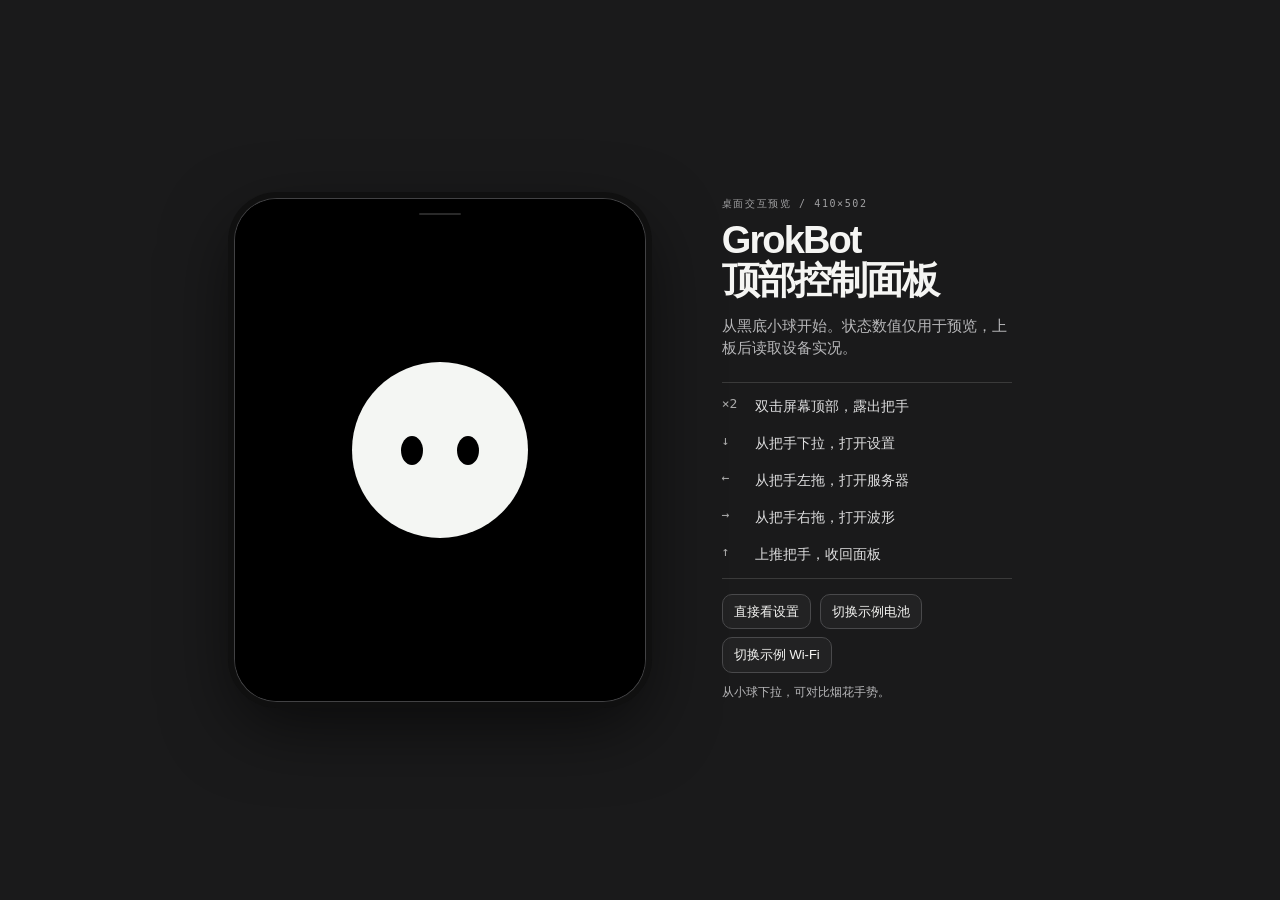
<file: docs/pet/preview/top-controls.html>
<!doctype html>
<html lang="zh-CN">
<meta charset="utf-8">
<meta name="viewport" content="width=device-width,initial-scale=1">
<title>GrokBot · 顶部控制面板</title>
<style>
:root{color-scheme:dark;--white:#f5f5f3;--gray:#a1a1a3;--line:#2c2c2d;--shell:#111112;--tile:#181819;--mono:"Cascadia Code",Consolas,monospace;font:15px/1.5 "Segoe UI","Microsoft YaHei",sans-serif}
*{box-sizing:border-box}[hidden]{display:none!important}body{margin:0;background:#1a1a1b;color:var(--white);min-height:100vh;display:grid;place-items:center;padding:30px 18px}
button{font:inherit;color:inherit;cursor:pointer}button:focus-visible,input:focus-visible{outline:2px solid #eee;outline-offset:3px}button:active{opacity:.72}button:disabled{cursor:default}
.demo{display:grid;grid-template-columns:minmax(280px,410px) minmax(240px,290px);align-items:center;gap:clamp(30px,6vw,88px);max-width:810px;width:100%}
.device{width:100%;aspect-ratio:410/502;background:#000;border-radius:42px;box-shadow:0 0 0 1px #424244,0 0 0 7px #101010,0 24px 70px #0009;position:relative;overflow:hidden;isolation:isolate}
.stage{width:410px;height:502px;position:absolute;transform-origin:top left;background:#000;overflow:hidden;user-select:none;touch-action:none}
.home-face{position:absolute;left:117px;top:163px;width:176px;height:176px;background:#f4f6f3;border-radius:50%;display:flex;align-items:center;justify-content:center;gap:34px;touch-action:none;transform:translateY(var(--pull,0px)) scale(var(--sx,1),var(--sy,1));transition:transform 160ms ease-out}
.home-face.dragging{transition:none}.eye{width:22px;height:29px;border-radius:50%;background:#000;transform:scaleY(var(--blink,1))}
.top-zone{position:absolute;z-index:4;inset:0 0 auto;height:70px;background:none;border:0;touch-action:none}
.top-zone span{position:absolute;top:14px;left:184px;width:42px;height:2px;border-radius:3px;background:#292929}
.drawer{position:absolute;inset:12px 10px auto;z-index:6;height:478px;border:1px solid #2d2d2e;border-radius:31px;background:var(--shell);will-change:transform;overflow:hidden}
.drawer[hidden]{display:none}.grip{position:absolute;bottom:0;left:0;z-index:1;height:42px;width:100%;display:grid;place-items:center;border:0;background:none;touch-action:none}
.grip span{width:40px;height:4px;background:#9c9c9e;border-radius:8px}.grip:hover span{background:#e4e4e4}
.drawer:not(.expanded) .grip{height:48px}.drawer:not(.expanded){border-color:#333}
.drawer-inner{padding:8px 17px 0}.screen-head{display:flex;align-items:end;justify-content:space-between;height:54px;margin-bottom:14px}
.eyebrow{font:10px var(--mono);letter-spacing:.16em;color:var(--gray);display:block}
h1,h2,p{margin:0}h1{font-size:38px;letter-spacing:-.05em;line-height:1.04}h2{font-size:27px;line-height:1.2;font-weight:650}
.badge{font:10px var(--mono);letter-spacing:.05em;border:1px solid #414143;border-radius:20px;padding:5px 9px;color:#c7c7c9;white-space:nowrap}
.page{height:291px}.page[hidden]{display:none}
.status{display:grid;grid-template-columns:1fr 1fr;gap:9px;margin-bottom:10px}
.tile{border:1px solid var(--line);background:var(--tile);border-radius:16px;padding:12px 13px;min-width:0}
.tile-head,.field-head{display:flex;align-items:center;justify-content:space-between;gap:7px;font-size:13px;color:#bdbdc0}
.icon{width:21px;height:21px;flex:none;stroke:currentColor;fill:none;stroke-width:1.55;stroke-linecap:round;stroke-linejoin:round}
.reading{display:block;font:600 27px/1.2 var(--mono);letter-spacing:-.075em;margin:5px 0 1px}
.sub{font-size:12px;color:#afafb2;overflow:hidden;text-overflow:ellipsis;white-space:nowrap;display:block}
.controls{padding:6px 13px}.field{display:block;padding:8px 0 6px}.field+.field{border-top:1px solid var(--line)}
.field output{font:13px var(--mono);color:#f3f3f3}input[type=range]{appearance:none;display:block;margin:8px 0 2px;width:100%;height:17px;background:none;cursor:pointer;touch-action:pan-y}
input[type=range]::-webkit-slider-runnable-track{height:3px;border-radius:9px;background:linear-gradient(to right,#f2f2f2 var(--fill),#3a3a3b var(--fill))}
input[type=range]::-webkit-slider-thumb{appearance:none;width:16px;height:16px;background:#f2f2f2;border-radius:100%;margin-top:-6.5px}
input[type=range]::-moz-range-track{height:3px;background:#3a3a3b}input[type=range]::-moz-range-progress{height:3px;background:#eee}
input[type=range]::-moz-range-thumb{width:16px;height:16px;background:#eee;border:0;border-radius:50%}
.network-action{width:100%;margin-top:10px;border-radius:12px;border:1px solid var(--line);background:#151515;padding:8px 11px;display:flex;align-items:center;justify-content:space-between;font-size:13px}
.tabs{display:grid;grid-template-columns:1fr 1.1fr 1fr;gap:5px;padding:5px;margin-top:14px;border:1px solid var(--line);border-radius:14px;background:#171717}
.tabs button{height:31px;border:0;border-radius:9px;background:none;color:#aaa;font-size:12px}.tabs button[aria-selected=true]{color:#121212;background:#f0f0ee;font-weight:700}
.chart{display:block;width:100%;height:auto;margin:8px 0 4px}.chart text{fill:#a0a0a2;font:10px var(--mono)}.chart path{stroke:#eee;stroke-width:2;fill:none}.chart line{stroke:#383838;stroke-dasharray:3 4}
.stats{margin-top:10px}.stats div{display:flex;justify-content:space-between;padding:8px 0;font-size:13px;color:#aaa}.stats div+div{border-top:1px solid var(--line)}.stats b{font:13px var(--mono);color:#f0f0f0}
.side{padding:12px 0}.side p{color:#b7b7b9;margin:14px 0 20px}.side .eyebrow{margin-bottom:10px}.guide{margin:22px 0 15px;border-block:1px solid #3a3a3a;padding:5px 0;list-style:none}
.guide li{display:grid;grid-template-columns:24px 1fr;gap:9px;padding:8px 0;font-size:14px;color:#dededf}.guide b{font:13px var(--mono);color:#aaa}
.test{border:1px solid #49494b;background:#222223;border-radius:10px;padding:7px 11px;font-size:13px;margin:0 5px 8px 0}
#notice{min-height:1.5em;margin:2px 0;font-size:12px}#burst{position:absolute;inset:0;pointer-events:none}
.modal{position:absolute;inset:0;z-index:10;background:#000a;display:grid;place-items:center}.modal[hidden]{display:none}
.dialog{width:306px;padding:19px;background:#181818;border:1px solid #4b4b4b;border-radius:22px}.dialog h2{font-size:20px}.dialog p{color:#bbb;font-size:14px;margin:10px 0 16px}.dialog button{padding:7px 10px;border-radius:8px;border:1px solid #555;background:#222;margin-right:7px}.dialog button:last-child{background:#eee;color:#141414}
@media(max-width:680px){body{padding:24px 22px}.demo{grid-template-columns:minmax(0,410px);justify-content:center;gap:22px}.side h1{font-size:29px}.side{padding:0}}
@media(prefers-reduced-motion:reduce){.home-face{transition:none}}
</style>
<main class="demo">
<div class="device" id="device" aria-label="GrokBot 410×502 屏幕预览">
  <div class="stage" id="stage">
    <div id="face" class="home-face" aria-hidden="true"><i class="eye"></i><i class="eye"></i></div>
    <canvas id="burst" width="410" height="502" hidden></canvas>
    <button class="top-zone" id="top" aria-label="双击顶部显示把手"><span></span></button>
    <section class="drawer" id="drawer" aria-label="顶部面板" hidden>
      <button class="grip" id="grip" aria-label="下拉设置，左拖服务器，右拖波形，上推收起"><span></span></button>
      <div class="drawer-inner" id="inside" inert>
        <header class="screen-head">
          <div><span class="eyebrow">GROKBOT / CONTROL</span><h2 id="screenTitle">设置</h2></div>
          <span class="badge">示例数据</span>
        </header>
        <div class="page" data-page="settings">
          <div class="status">
            <div class="tile">
              <div class="tile-head">电池<svg class="icon" viewBox="0 0 24 24" aria-hidden="true"><rect x="3" y="7" width="16" height="10" rx="2"/><path d="M22 10v4M7 10v4m3-4v4m3-4v4"/></svg></div>
              <strong id="batteryValue" class="reading">76%</strong><span id="batteryHint" class="sub">充电中</span>
            </div>
            <div class="tile">
              <div class="tile-head">Wi‑Fi<svg class="icon" viewBox="0 0 24 24" aria-hidden="true"><path d="M3 8a14 14 0 0 1 18 0M6 12a9 9 0 0 1 12 0m-9 4a4 4 0 0 1 6 0m-3 4h.01"/></svg></div>
              <strong id="wifiValue" class="reading">−53<span style="font-size:12px"> dBm</span></strong><span id="wifiHint" class="sub">已连接 · Grok Lab</span>
            </div>
          </div>
          <div class="tile controls">
            <label class="field"><span class="field-head">音量<output id="volumeValue">46%</output></span><input id="volume" aria-label="音量" type="range" min="0" max="100" value="46"></label>
            <label class="field"><span class="field-head">亮度<output id="brightnessValue">72%</output></span><input id="brightness" aria-label="亮度" type="range" min="5" max="100" value="72"></label>
          </div>
          <button class="network-action" id="pair">重新配网 <span aria-hidden="true">↗</span></button>
        </div>
        <div class="page" data-page="server" hidden>
          <div class="tile"><span class="eyebrow">连接状态</span><strong class="reading">在线</strong><span class="sub">grok-lab.local</span></div>
          <div class="tile stats"><div>响应耗时<b>24 ms</b></div><div>最近检查<b>刚刚</b></div></div>
        </div>
        <div class="page" data-page="waves" hidden>
          <div class="tile">
            <div class="tile-head">麦克风波形<span class="badge">示例</span></div>
            <svg class="chart" viewBox="0 0 310 86" aria-label="示例声音波形">
              <line x1="0" x2="310" y1="44" y2="44"/>
              <path d="M0 44l11-3 8 8 8-16 9 21 9-8 8-25 8 45 8-27 8 11 8-7 8 1 8 8 9-24 8 42 8-23 8-31 8 52 8-27 8 13 8-10 8 5 8-17 8 30 8-17 9 4 8-8 8 20 8-24 8 13 8-3 8 7 8-9 8 7 9-3 20 1"/>
              <text x="0" y="83">0 ms</text><text x="264" y="83">120 ms</text>
            </svg>
          </div>
          <div class="tile stats"><div>当前 Wi‑Fi 信号<b id="waveRssi">−53 dBm</b></div><div>采样来源<b>板载麦克风 / Wi‑Fi</b></div></div>
        </div>
        <nav class="tabs" aria-label="页面"><button data-tab="server">服务器</button><button data-tab="settings" aria-selected="true">设置</button><button data-tab="waves">波形</button></nav>
      </div>
    </section>
    <div id="modal" class="modal" hidden>
      <section class="dialog" role="alertdialog" aria-label="确认重新配网"><h2>重新配网？</h2><p>设备会断开当前 Wi‑Fi，并开启手机配网热点。</p><button id="cancel">取消</button><button id="confirm">进入配网</button></section>
    </div>
  </div>
</div>
<aside class="side">
  <span class="eyebrow">桌面交互预览 / 410×502</span>
  <h1>GrokBot<br>顶部控制面板</h1>
  <p>从黑底小球开始。状态数值仅用于预览，上板后读取设备实况。</p>
  <ul class="guide">
    <li><b>×2</b>双击屏幕顶部，露出把手</li>
    <li><b>↓</b>从把手下拉，打开设置</li>
    <li><b>←</b>从把手左拖，打开服务器</li>
    <li><b>→</b>从把手右拖，打开波形</li>
    <li><b>↑</b>上推把手，收回面板</li>
  </ul>
  <button class="test" id="jump">直接看设置</button>
  <button class="test" id="demoBattery">切换示例电池</button>
  <button class="test" id="demoWifi">切换示例 Wi‑Fi</button>
  <p id="notice" aria-live="polite">从小球下拉，可对比烟花手势。</p>
</aside>
</main>
<script>
const $=id=>document.getElementById(id), stage=$('stage'), device=$('device'), drawer=$('drawer');
const inside=$('inside'), topZone=$('top'), grip=$('grip'), face=$('face'), modal=$('modal');
const motion=matchMedia('(prefers-reduced-motion: reduce)');
const pages={settings:'设置',server:'服务器',waves:'波形'};
const clamp=(v,min,max)=>Math.min(max,Math.max(min,v));
let scale=1;
new ResizeObserver(([entry])=>{scale=entry.contentRect.width/410;stage.style.transform='scale('+scale+')';}).observe(device);
const closed=-430;
let y=closed,target=closed,speed=0,raf=0,last=0,shown=false,expanded=false;
function paint(){drawer.style.transform='translateY('+y+'px)';}
function spring(now){
  const dt=last?Math.min((now-last)/1000,.024):.016;
  last=now;
  speed+=((target-y)*445-speed*42)*dt;y+=speed*dt;
  if(Math.abs(target-y)<.3&&Math.abs(speed)<6){y=target;speed=0;last=0;raf=0;paint();return;}
  paint();raf=requestAnimationFrame(spring);
}
function settle(to,velocity=0){
  cancelAnimationFrame(raf);raf=0;target=to;
  if(motion.matches){y=to;paint();return;}
  last=0;speed=clamp(velocity,-1550,1550);raf=requestAnimationFrame(spring);
}
function select(page){
  $('screenTitle').textContent=pages[page];
  for(const panel of document.querySelectorAll('[data-page]'))panel.hidden=panel.dataset.page!==page;
  for(const tab of document.querySelectorAll('[data-tab]'))tab.setAttribute('aria-selected',String(tab.dataset.tab===page));
}
function reveal(){
  if(shown)return;
  shown=true;drawer.hidden=false;topZone.hidden=true;paint();
  $('notice').textContent='把手已露出。下拉打开设置。';
}
function setExpanded(open,page,velocity=0){
  reveal();expanded=open;drawer.classList.toggle('expanded',open);
  inside.inert=!open;
  if(page)select(page);
  $('notice').textContent=open?'上推底部把手可收起，左右拖动可切页。':'把手已露出。下拉打开设置。';
  settle(open?0:closed,velocity);
}
let previousTap=null, topPress=null;
topZone.onpointerdown=e=>{if(!e.isPrimary)return;topZone.setPointerCapture(e.pointerId);topPress={x:e.clientX,y:e.clientY,t:performance.now()};};
topZone.onpointerup=e=>{
  if(!topPress)return;
  const p=topPress;topPress=null;
  const now=performance.now();
  if(now-p.t>240||Math.hypot(p.x-e.clientX,p.y-e.clientY)>10*scale){previousTap=null;return;}
  if(previousTap&&now-previousTap.t<=330&&Math.abs(p.x-previousTap.x)<36*scale){previousTap=null;reveal();}
  else previousTap={x:p.x,t:now};
};
topZone.onpointercancel=()=>{topPress=null;previousTap=null;};
topZone.onclick=e=>{if(e.detail===0)reveal();};
let drag=null, skipClick=false;
grip.onpointerdown=e=>{
  if(!e.isPrimary)return;
  grip.setPointerCapture(e.pointerId);cancelAnimationFrame(raf);raf=0;
  drag={x:e.clientX,y:e.clientY,from:y,axis:null,moved:false,lastY:e.clientY,lastT:performance.now(),v:0};
  skipClick=false;
};
grip.onpointermove=e=>{
  if(!drag)return;
  const dx=(e.clientX-drag.x)/scale,dy=(e.clientY-drag.y)/scale;
  if(!drag.axis&&Math.max(Math.abs(dx),Math.abs(dy))>=8){
    if(Math.abs(dx)>Math.abs(dy)*1.25)drag.axis='x';
    else if(Math.abs(dy)>Math.abs(dx)*1.25)drag.axis='y';
    drag.moved=true;
  }
  if(drag.axis==='y'){
    const now=performance.now(), delta=Math.max(1,now-drag.lastT);
    drag.v=((e.clientY-drag.lastY)/scale)/delta*1000;
    drag.lastT=now;drag.lastY=e.clientY;
    const p=drag.from+dy;
    y=motion.matches?drag.from:p<closed?closed+(p-closed)*.18:p>0?p*.18:p;
    paint();
  }
};
grip.onpointerup=e=>{
  if(!drag)return;
  const d=drag;drag=null;skipClick=d.moved;
  const dx=(e.clientX-d.x)/scale,dy=(e.clientY-d.y)/scale;
  if(!d.moved){settle(expanded?0:closed);return;}
  if(d.axis==='x'&&Math.abs(dx)>=44){setExpanded(true,dx<0?'server':'waves');return;}
  const v=performance.now()-d.lastT<90?d.v:0;
  if(d.axis==='y'&&dy>=46&&!expanded)setExpanded(true,'settings',v);
  else if(d.axis==='y'&&dy<=-46&&expanded)setExpanded(false,null,v);
  else settle(expanded?0:closed);
};
grip.onpointercancel=()=>{drag=null;skipClick=true;settle(expanded?0:closed);};
grip.onclick=()=>{if(!skipClick)setExpanded(!expanded,expanded?null:'settings');skipClick=false;};
for(const tab of document.querySelectorAll('[data-tab]'))tab.onclick=()=>select(tab.dataset.tab);
$('jump').onclick=()=>setExpanded(true,'settings');
document.addEventListener('keydown',e=>{
  if(e.key==='Escape'){
    if(!modal.hidden){modal.hidden=true;$('pair').focus();}
    else if(expanded)setExpanded(false);
  }
});
for(const id of ['volume','brightness']){
  const input=$(id), output=$(id+'Value');
  const draw=()=>{output.textContent=input.value+'%';input.style.setProperty('--fill',(input.value-input.min)/(input.max-input.min)*100+'%');};
  input.oninput=draw;input.onchange=()=>{$('notice').textContent=(id==='volume'?'音量':'亮度')+' · '+input.value+'%（预览）';};draw();
}
let battery=0,wifi=true;
$('demoBattery').onclick=()=>{
  battery=(battery+1)%3;
  $('batteryValue').textContent=['76%','38%','—'][battery];
  $('batteryHint').textContent=['充电中','电池供电','电池不可用'][battery];
};
function setWifi(online){
  wifi=online;
  $('wifiValue').innerHTML=wifi?'−53<span style="font-size:12px"> dBm</span>':'—';
  $('wifiHint').textContent=wifi?'已连接 · Grok Lab':'未连接';
  $('waveRssi').textContent=wifi?'−53 dBm':'未连接';
}
$('demoWifi').onclick=()=>setWifi(!wifi);
$('pair').onclick=()=>{modal.hidden=false;$('cancel').focus();};
$('cancel').onclick=()=>{modal.hidden=true;$('pair').focus();};
$('confirm').onclick=()=>{modal.hidden=true;setWifi(false);$('notice').textContent='已模拟进入配网。';$('pair').focus();};
let faceDown=null, playing=false;
face.onpointerdown=e=>{
  if(expanded||playing||!e.isPrimary)return;
  faceDown={x:e.clientX,y:e.clientY};face.setPointerCapture(e.pointerId);face.classList.add('dragging');
};
face.onpointermove=e=>{
  if(!faceDown)return;
  const dy=(e.clientY-faceDown.y)/scale,dx=(e.clientX-faceDown.x)/scale;
  const p=clamp((dy-Math.max(8,1.35*Math.abs(dx)))/108,0,1);
  face.style.setProperty('--pull',16*p+'px');face.style.setProperty('--sx',1-.3*p);face.style.setProperty('--sy',1+.3*p);
};
function releaseFace(e){
  if(!faceDown)return;
  const dy=(e.clientY-faceDown.y)/scale,dx=(e.clientX-faceDown.x)/scale;
  faceDown=null;face.classList.remove('dragging');face.style.removeProperty('--pull');face.style.removeProperty('--sx');face.style.removeProperty('--sy');
  if(e.type==='pointerup'&&dy>=55&&dy>=1.35*Math.abs(dx))previewBurst();
}
face.onpointerup=face.onpointercancel=releaseFace;
function previewBurst(){
  $('notice').textContent='手势起于小球，进入烟花预览。';
  if(motion.matches)return;
  const canvas=$('burst'),ctx=canvas.getContext('2d'),start=performance.now();
  playing=true;face.hidden=true;canvas.hidden=false;
  const frame=now=>{
    const t=(now-start)/1000;ctx.clearRect(0,0,410,502);
    if(t>=1.12){canvas.hidden=true;face.hidden=false;playing=false;return;}
    ctx.fillStyle='#eaeaea';
    if(t<.35){ctx.fillRect(203,365-t*320,5,13);}
    else {
      const q=(t-.35)/.77;ctx.globalAlpha=1-q;
      for(let i=0;i<48;i++){
        const theta=i*Math.PI/24,r=(1-Math.exp(-q*6))*(64+i%9*12);
        ctx.fillRect(205+Math.cos(theta)*r,251+Math.sin(theta)*r+q*q*30,3,3);
      }
      ctx.globalAlpha=1;
    }
    requestAnimationFrame(frame);
  };
  requestAnimationFrame(frame);
}
setInterval(()=>{
  if(!motion.matches&&!expanded&&!playing){face.style.setProperty('--blink','.08');setTimeout(()=>face.style.removeProperty('--blink'),140);}
},3300);
</script>
</html>
</file>
